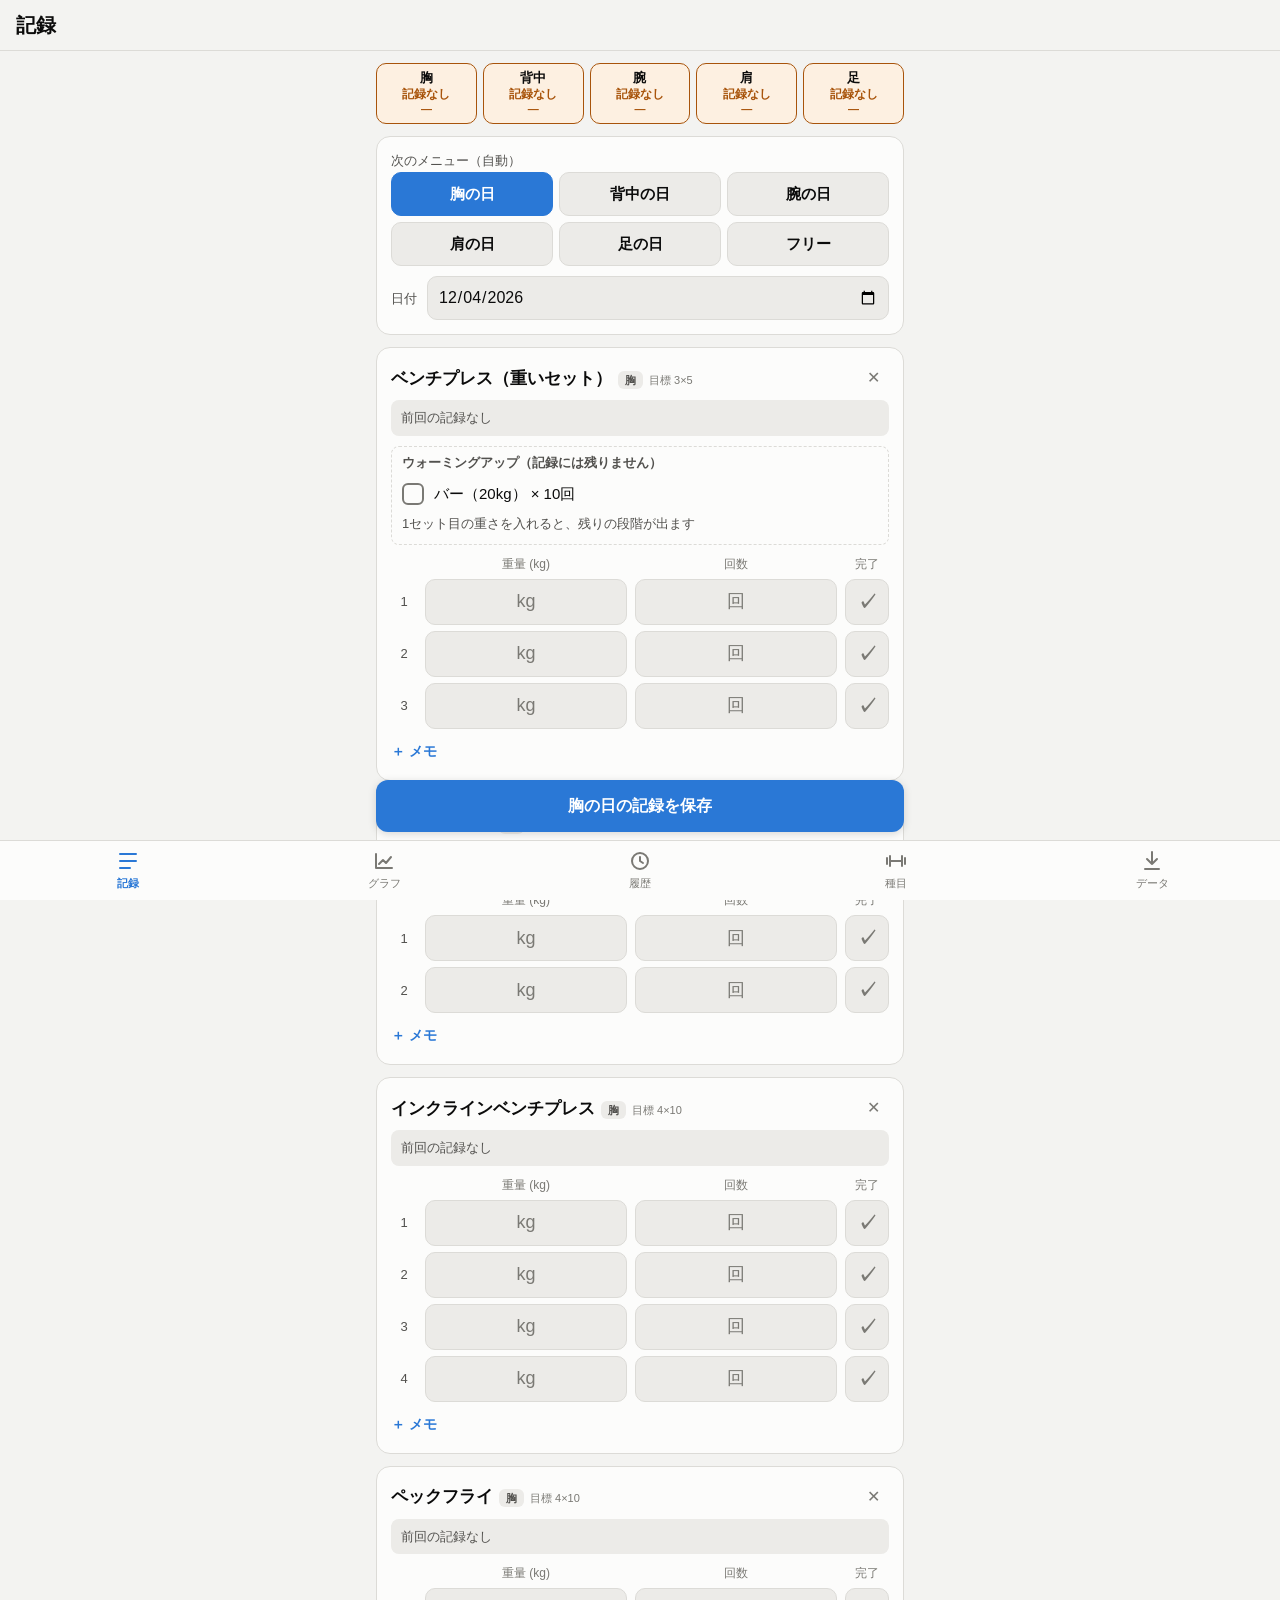
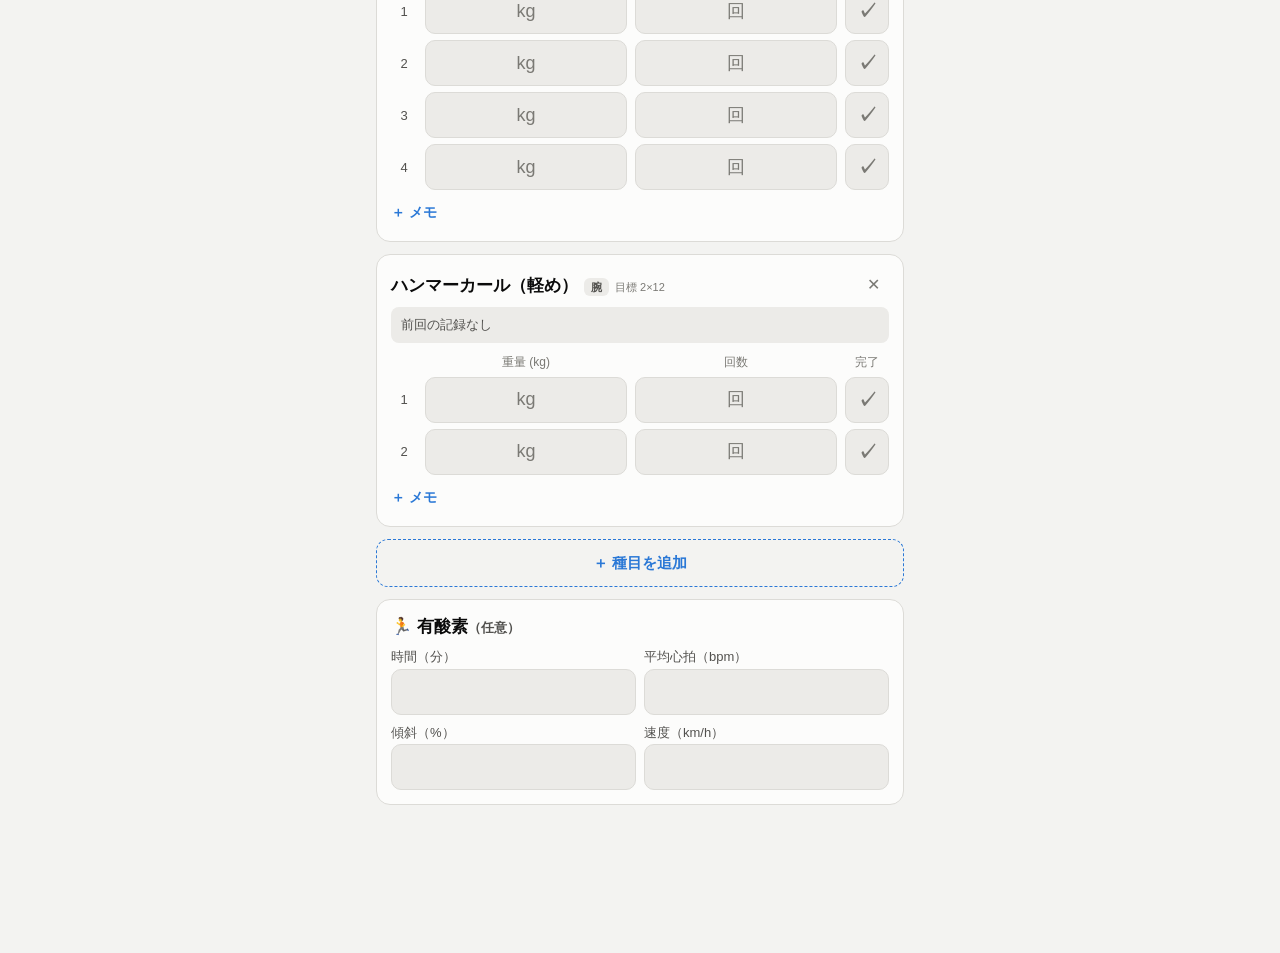
<file: workout/index.html>
<!doctype html>
<html lang="ja">
<head>
  <meta charset="utf-8">
  <meta name="viewport" content="width=device-width, initial-scale=1, viewport-fit=cover">
  <meta name="theme-color" content="#1f5fb0">
  <meta name="apple-mobile-web-app-capable" content="yes">
  <meta name="apple-mobile-web-app-status-bar-style" content="black-translucent">
  <meta name="apple-mobile-web-app-title" content="筋トレ記録">
  <title>筋トレ記録</title>
  <link rel="manifest" href="manifest.webmanifest">
  <link rel="icon" href="icons/icon-192.png" type="image/png">
  <link rel="apple-touch-icon" href="icons/apple-touch-icon.png">
  <link rel="stylesheet" href="style.css">
</head>
<body>
  <header class="app-header">
    <h1 id="header-title">記録</h1>
  </header>

  <main>
    <!-- 記録 -->
    <section id="view-record" class="view active" aria-labelledby="tab-record">
      <div id="recovery" class="recovery" aria-label="部位ごとの最終実施日"></div>
      <div class="session-bar card">
        <div class="day-row">
          <div>
            <div class="muted small" id="day-auto-label">次のメニュー</div>
            <div class="day-switch" id="day-switch" role="radiogroup" aria-label="メニュー"></div>
          </div>
          <label class="date-field">
            <span class="muted small">日付</span>
            <input type="date" id="session-date">
          </label>
        </div>
        <p id="editing-note" class="editing-note" hidden>
          過去の記録を編集中 <button type="button" id="cancel-edit" class="link-btn">編集をやめる</button>
        </p>
      </div>

      <div id="exercise-list"></div>
      <p id="record-empty" class="muted empty" hidden>「＋ 種目を追加」から今日やる種目を選んでください</p>

      <button type="button" id="add-exercise-btn" class="add-btn">＋ 種目を追加</button>

      <div class="card cardio-card">
        <div class="cardio-head">
          <h3>🏃 有酸素<span class="muted small">（任意）</span></h3>
          <span class="muted small" id="cardio-prev"></span>
        </div>
        <div class="cardio-grid">
          <label class="cardio-field">
            <span class="muted small">時間（分）</span>
            <input type="text" id="cardio-minutes" class="num-in" inputmode="numeric" autocomplete="off">
          </label>
          <label class="cardio-field">
            <span class="muted small">平均心拍（bpm）</span>
            <input type="text" id="cardio-avgHr" class="num-in" inputmode="numeric" autocomplete="off">
          </label>
          <label class="cardio-field">
            <span class="muted small">傾斜（%）</span>
            <input type="text" id="cardio-incline" class="num-in" inputmode="decimal" autocomplete="off">
          </label>
          <label class="cardio-field">
            <span class="muted small">速度（km/h）</span>
            <input type="text" id="cardio-speed" class="num-in" inputmode="decimal" autocomplete="off">
          </label>
        </div>
      </div>

      <div class="save-area">
        <div id="rest-timer" class="rest-timer" role="timer" aria-live="off" hidden>
          <div class="rt-main">
            <div class="rt-label" id="rt-label"></div>
            <div class="rt-time" id="rt-time">0:00</div>
          </div>
          <div class="rt-bar"><div class="rt-fill" id="rt-fill"></div></div>
          <div class="rt-actions">
            <span class="muted small" id="rt-elapsed"></span>
            <button type="button" class="small-btn" id="rt-add">+30秒</button>
            <button type="button" class="small-btn" id="rt-skip">スキップ</button>
          </div>
        </div>
        <button type="button" id="save-btn" class="primary-btn">記録を保存</button>
      </div>
    </section>

    <!-- グラフ -->
    <section id="view-chart" class="view" aria-labelledby="tab-chart">
      <div class="card" id="big3-card">
        <div class="card-head">
          <h2 class="card-title">BIG3</h2>
          <button type="button" class="text-btn" id="big3-edit">設定</button>
        </div>
        <div id="big3-body"></div>
      </div>
      <div class="card">
        <label class="field">
          <span class="muted small">種目</span>
          <select id="chart-exercise"></select>
        </label>
        <div class="seg" role="radiogroup" aria-label="指標">
          <button type="button" class="seg-btn active" data-metric="top" role="radio" aria-checked="true">最大重量</button>
          <button type="button" class="seg-btn" data-metric="e1rm" role="radio" aria-checked="false">推定MAX</button>
          <button type="button" class="seg-btn" data-metric="volume" role="radio" aria-checked="false">総挙上量</button>
        </div>
      </div>
      <div class="card chart-card">
        <div class="chart-head">
          <div id="chart-title" class="chart-title"></div>
          <div id="chart-summary" class="muted small"></div>
        </div>
        <div class="chart-wrap">
          <canvas id="chart" aria-label="重量推移グラフ" role="img"></canvas>
          <div id="chart-tip" class="chart-tip" hidden></div>
        </div>
        <p id="chart-empty" class="muted empty" hidden>まだ記録がありません</p>
      </div>
      <div class="card">
        <h2 class="card-title">記録一覧</h2>
        <table class="data-table" id="chart-table">
          <thead><tr><th>日付</th><th>セット（kg×回）</th><th class="num" id="chart-table-metric">最大</th></tr></thead>
          <tbody></tbody>
        </table>
      </div>
      <div class="card">
        <h2 class="card-title">自己ベスト一覧</h2>
        <p class="muted small">推定MAXは、重さと回数から「1回なら何kg挙がるか」を計算した値です（12回以下のセットから計算）。種目をタップするとグラフに表示します。</p>
        <table class="data-table" id="pr-table">
          <thead><tr><th>種目</th><th class="num">最高重量</th><th class="num">推定MAX</th></tr></thead>
          <tbody></tbody>
        </table>
        <p id="pr-empty" class="muted empty" hidden>まだ記録がありません</p>
      </div>
    </section>

    <!-- 履歴 -->
    <section id="view-history" class="view" aria-labelledby="tab-history">
      <div id="history-list"></div>
      <p id="history-empty" class="muted empty" hidden>まだ記録がありません</p>
    </section>

    <!-- 種目・メニュー -->
    <section id="view-menu" class="view" aria-labelledby="tab-menu">
      <h2 class="section-title first">メニュー</h2>
      <div id="template-cards"></div>
      <h2 class="section-title">部位ごとの種目</h2>
      <div id="catalog-cards"></div>
    </section>

    <!-- データ -->
    <section id="view-settings" class="view" aria-labelledby="tab-settings">
      <div class="card">
        <h2 class="card-title">テキストでコピー</h2>
        <p class="muted small">友人やトレーナーにメッセージで送るときに使えます。</p>
        <div class="seg" id="text-range" role="radiogroup" aria-label="期間">
          <button type="button" class="seg-btn active" data-range="last" role="radio" aria-checked="true">最新1回</button>
          <button type="button" class="seg-btn" data-range="7" role="radio" aria-checked="false">7日</button>
          <button type="button" class="seg-btn" data-range="30" role="radio" aria-checked="false">30日</button>
          <button type="button" class="seg-btn" data-range="all" role="radio" aria-checked="false">全期間</button>
        </div>
        <textarea id="text-preview" class="text-preview" rows="9" readonly aria-label="コピーする内容"></textarea>
        <div class="btn-row">
          <button type="button" id="copy-text-btn" class="primary-btn">コピー</button>
          <button type="button" id="share-text-btn" class="secondary-btn" hidden>共有</button>
        </div>
      </div>
      <div class="card">
        <h2 class="card-title">データのバックアップ</h2>
        <p class="muted small">機種変更の前にエクスポートし、新しい端末でインポートしてください。種目とメニューも一緒に保存されます。</p>
        <p class="small" id="data-count"></p>
        <div class="btn-col">
          <button type="button" id="export-btn" class="primary-btn">JSONをエクスポート</button>
          <button type="button" id="share-btn" class="secondary-btn" hidden>共有（AirDrop・メール等）</button>
          <button type="button" id="import-btn" class="secondary-btn">JSONをインポート</button>
          <input type="file" id="import-file" accept="application/json,.json" hidden>
        </div>
        <p class="muted small">インポートは既存データに統合されます（同じ記録は上書き）。</p>
      </div>
      <p class="muted small center" id="app-version"></p>
    </section>
  </main>

  <nav class="tabbar" role="tablist">
    <button type="button" role="tab" id="tab-record" data-view="record" class="active" aria-selected="true">
      <svg viewBox="0 0 24 24" aria-hidden="true"><path d="M4 5h16M4 12h16M4 19h10"/></svg>記録
    </button>
    <button type="button" role="tab" id="tab-chart" data-view="chart" aria-selected="false">
      <svg viewBox="0 0 24 24" aria-hidden="true"><path d="M4 19V5M4 19h16M7 15l4-4 3 3 5-6"/></svg>グラフ
    </button>
    <button type="button" role="tab" id="tab-history" data-view="history" aria-selected="false">
      <svg viewBox="0 0 24 24" aria-hidden="true"><circle cx="12" cy="12" r="8"/><path d="M12 8v4l3 2"/></svg>履歴
    </button>
    <button type="button" role="tab" id="tab-menu" data-view="menu" aria-selected="false">
      <svg viewBox="0 0 24 24" aria-hidden="true"><path d="M3 9v6M6 7v10M18 7v10M21 9v6M6 12h12"/></svg>種目
    </button>
    <button type="button" role="tab" id="tab-settings" data-view="settings" aria-selected="false">
      <svg viewBox="0 0 24 24" aria-hidden="true"><path d="M12 3v12M7 10l5 5 5-5M5 20h14"/></svg>データ
    </button>
  </nav>

  <!-- 種目を選ぶシート -->
  <dialog id="picker-dialog" class="sheet">
    <div class="sheet-head">
      <h2 id="picker-title">種目を追加</h2>
      <button type="button" class="icon-btn" data-close aria-label="閉じる">✕</button>
    </div>
    <div id="picker-parts" class="part-chips" role="tablist" aria-label="部位"></div>
    <div id="picker-list" class="picker-list"></div>
    <button type="button" id="picker-new" class="add-btn">＋ 新しい種目を作る</button>
  </dialog>

  <!-- 種目の作成・編集 -->
  <dialog id="exercise-dialog" class="sheet">
    <form method="dialog" id="exercise-form">
      <div class="sheet-head">
        <h2 id="exercise-dialog-title">種目を追加</h2>
        <button type="button" class="icon-btn" data-close aria-label="閉じる">✕</button>
      </div>
      <label class="field">
        <span class="muted small">種目名</span>
        <input type="text" id="exercise-name" class="text-in" maxlength="40" autocomplete="off" enterkeyhint="done" required>
      </label>
      <div class="field">
        <span class="muted small">部位</span>
        <div id="exercise-part" class="part-chips" role="radiogroup" aria-label="部位"></div>
      </div>
      <div class="field">
        <span class="muted small">目標のセット数</span>
        <div id="exercise-sets" class="part-chips" role="radiogroup" aria-label="目標のセット数"></div>
      </div>
      <div class="field">
        <span class="muted small">目標の回数</span>
        <div id="exercise-reps" class="part-chips" role="radiogroup" aria-label="目標の回数"></div>
      </div>
      <div class="field">
        <span class="muted small" id="exercise-increment-label">4セット×10回できたら増やす重さ</span>
        <div id="exercise-increment" class="part-chips" role="radiogroup" aria-label="増やす重さ"></div>
      </div>
      <div class="field">
        <span class="muted small">セット間の休憩</span>
        <div id="exercise-rest" class="part-chips" role="radiogroup" aria-label="セット間の休憩"></div>
      </div>
      <p id="exercise-error" class="error small" hidden></p>
      <button type="submit" class="primary-btn">保存</button>
    </form>
  </dialog>

  <!-- 未記録のセットの確認 -->
  <dialog id="missing-dialog" class="sheet">
    <div class="sheet-head">
      <h2 id="missing-title">未記録のセットがあります</h2>
      <button type="button" class="icon-btn" data-close aria-label="閉じる">✕</button>
    </div>
    <ul id="missing-list" class="missing-list"></ul>
    <p class="muted small">このまま保存すると、回数が空のセットは記録されません。</p>
    <div class="btn-col">
      <button type="button" class="primary-btn" id="missing-back">戻って入力する</button>
      <button type="button" class="secondary-btn" id="missing-save">このまま保存</button>
    </div>
  </dialog>

  <!-- 自己ベスト更新 -->
  <dialog id="pr-dialog" class="sheet">
    <div class="sheet-head">
      <h2>🎉 自己ベスト更新！</h2>
      <button type="button" class="icon-btn" data-close aria-label="閉じる">✕</button>
    </div>
    <div id="pr-list" class="pr-list"></div>
    <button type="button" class="primary-btn" data-close>OK</button>
  </dialog>

  <!-- BIG3 の設定 -->
  <dialog id="big3-dialog" class="sheet">
    <form method="dialog" id="big3-form">
      <div class="sheet-head">
        <h2>BIG3の設定</h2>
        <button type="button" class="icon-btn" data-close aria-label="閉じる">✕</button>
      </div>
      <label class="field">
        <span class="muted small">スクワットに使う種目</span>
        <select id="big3-squat"></select>
      </label>
      <label class="field">
        <span class="muted small">ベンチプレスに使う種目</span>
        <select id="big3-bench"></select>
      </label>
      <label class="field">
        <span class="muted small">デッドリフトに使う種目</span>
        <select id="big3-deadlift"></select>
      </label>
      <label class="field">
        <span class="muted small">合計の目標（kg）</span>
        <input type="text" id="big3-goal" class="text-in" inputmode="decimal" autocomplete="off">
      </label>
      <button type="submit" class="primary-btn">保存</button>
    </form>
  </dialog>

  <div id="toast" class="toast" role="status" aria-live="polite" hidden></div>

  <script src="db.js"></script>
  <script src="app.js"></script>
</body>
</html>
</file>
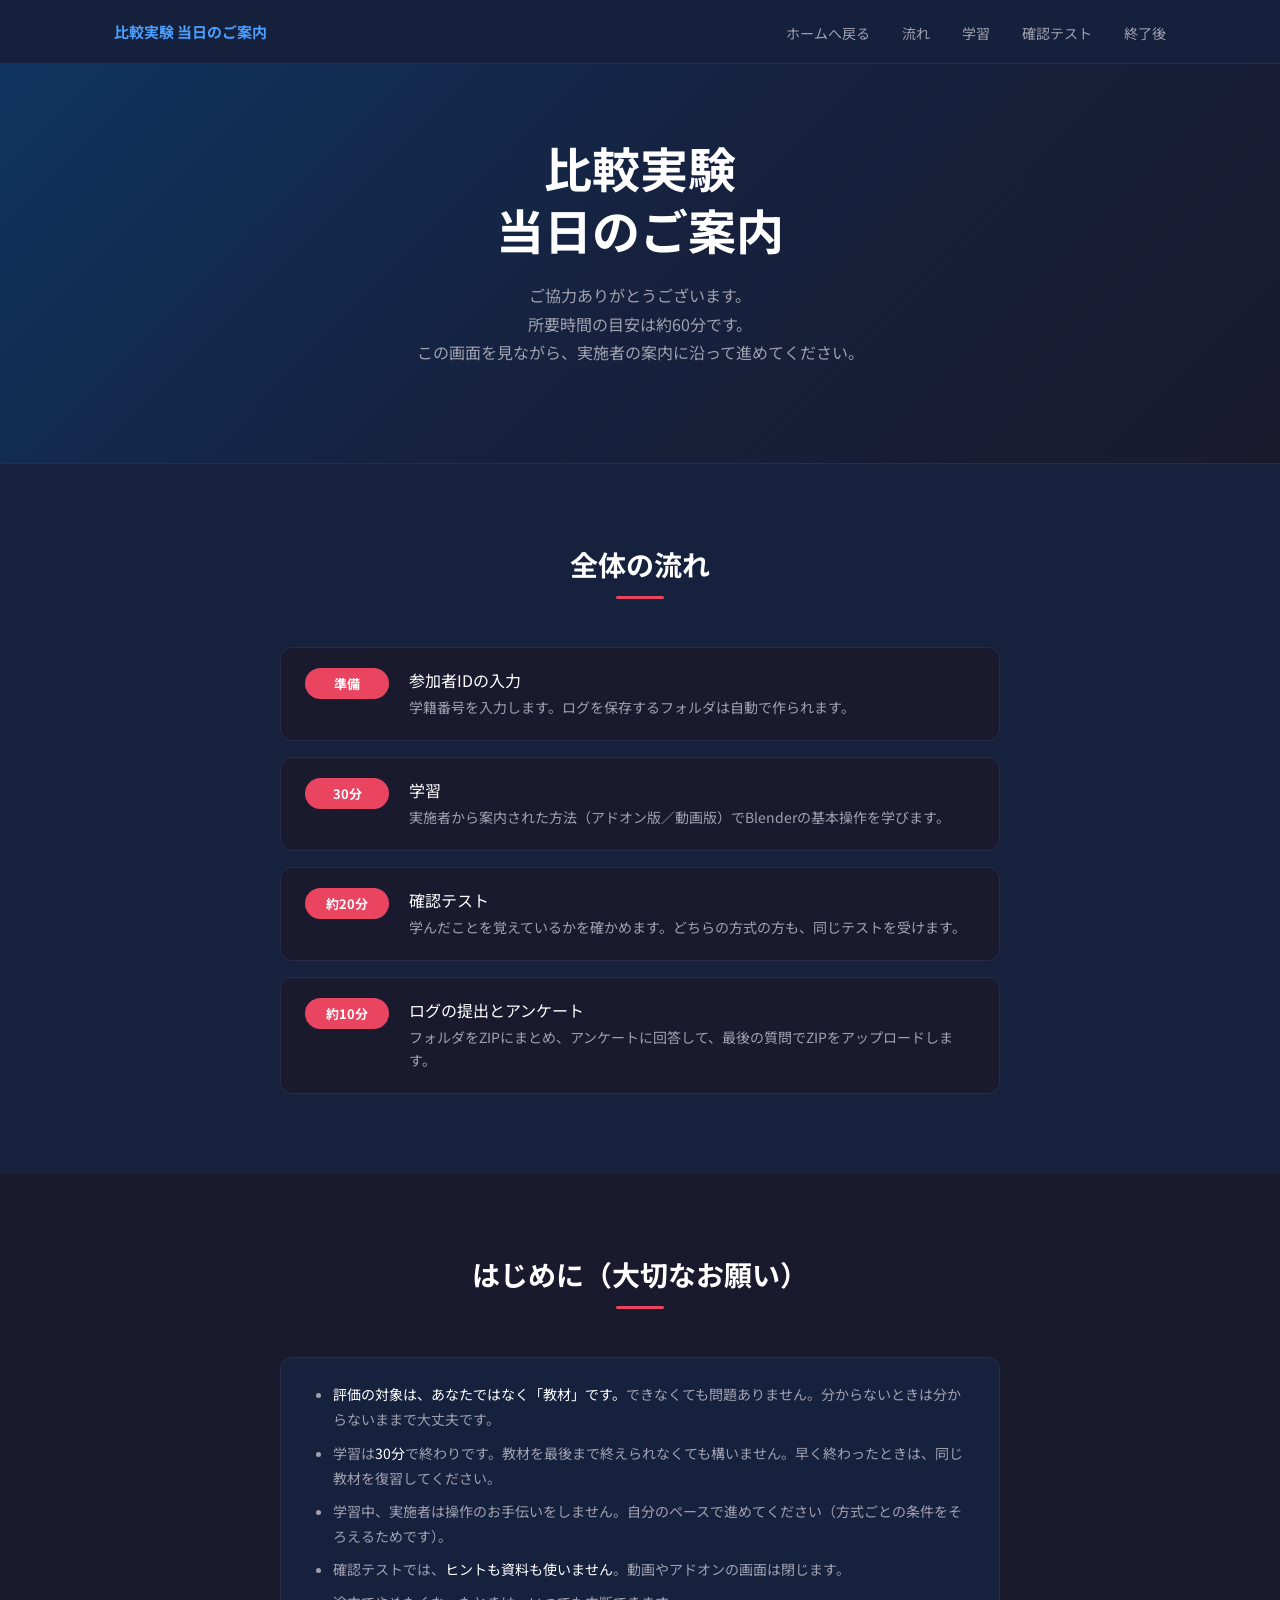
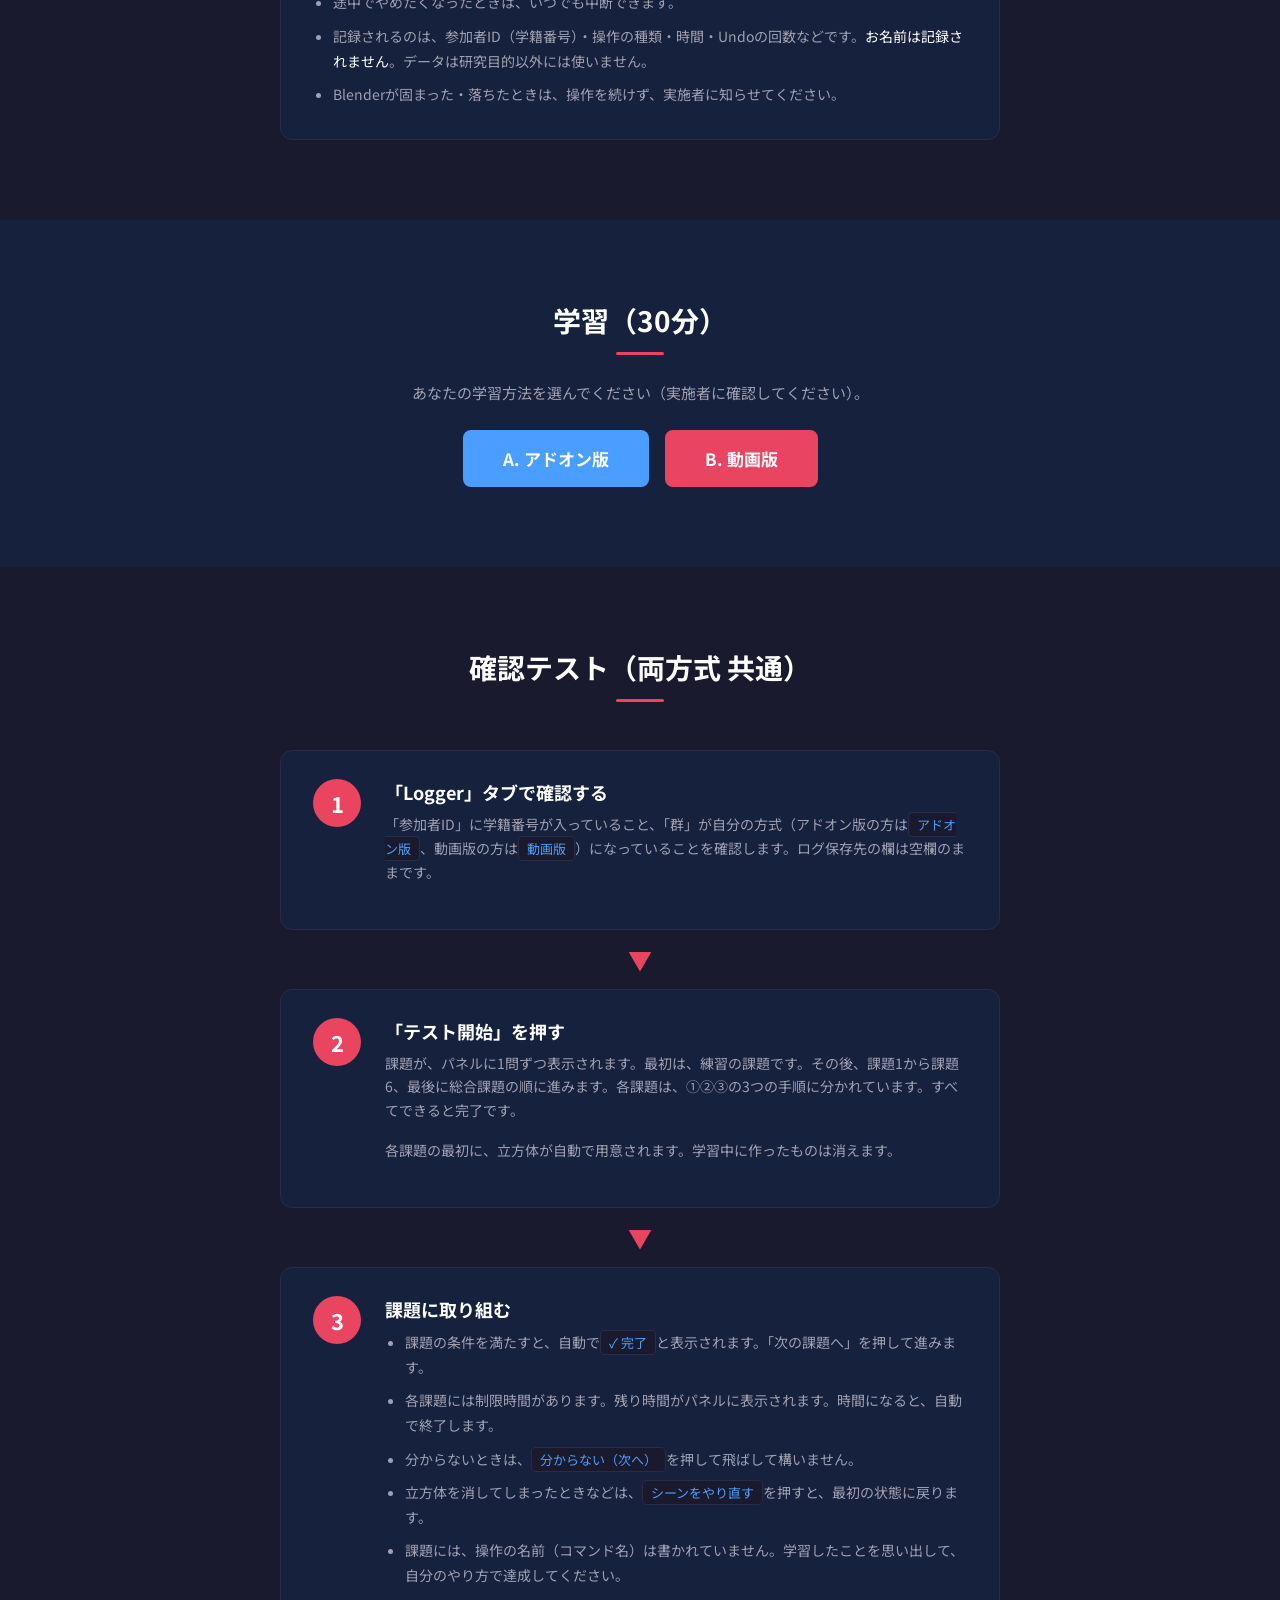
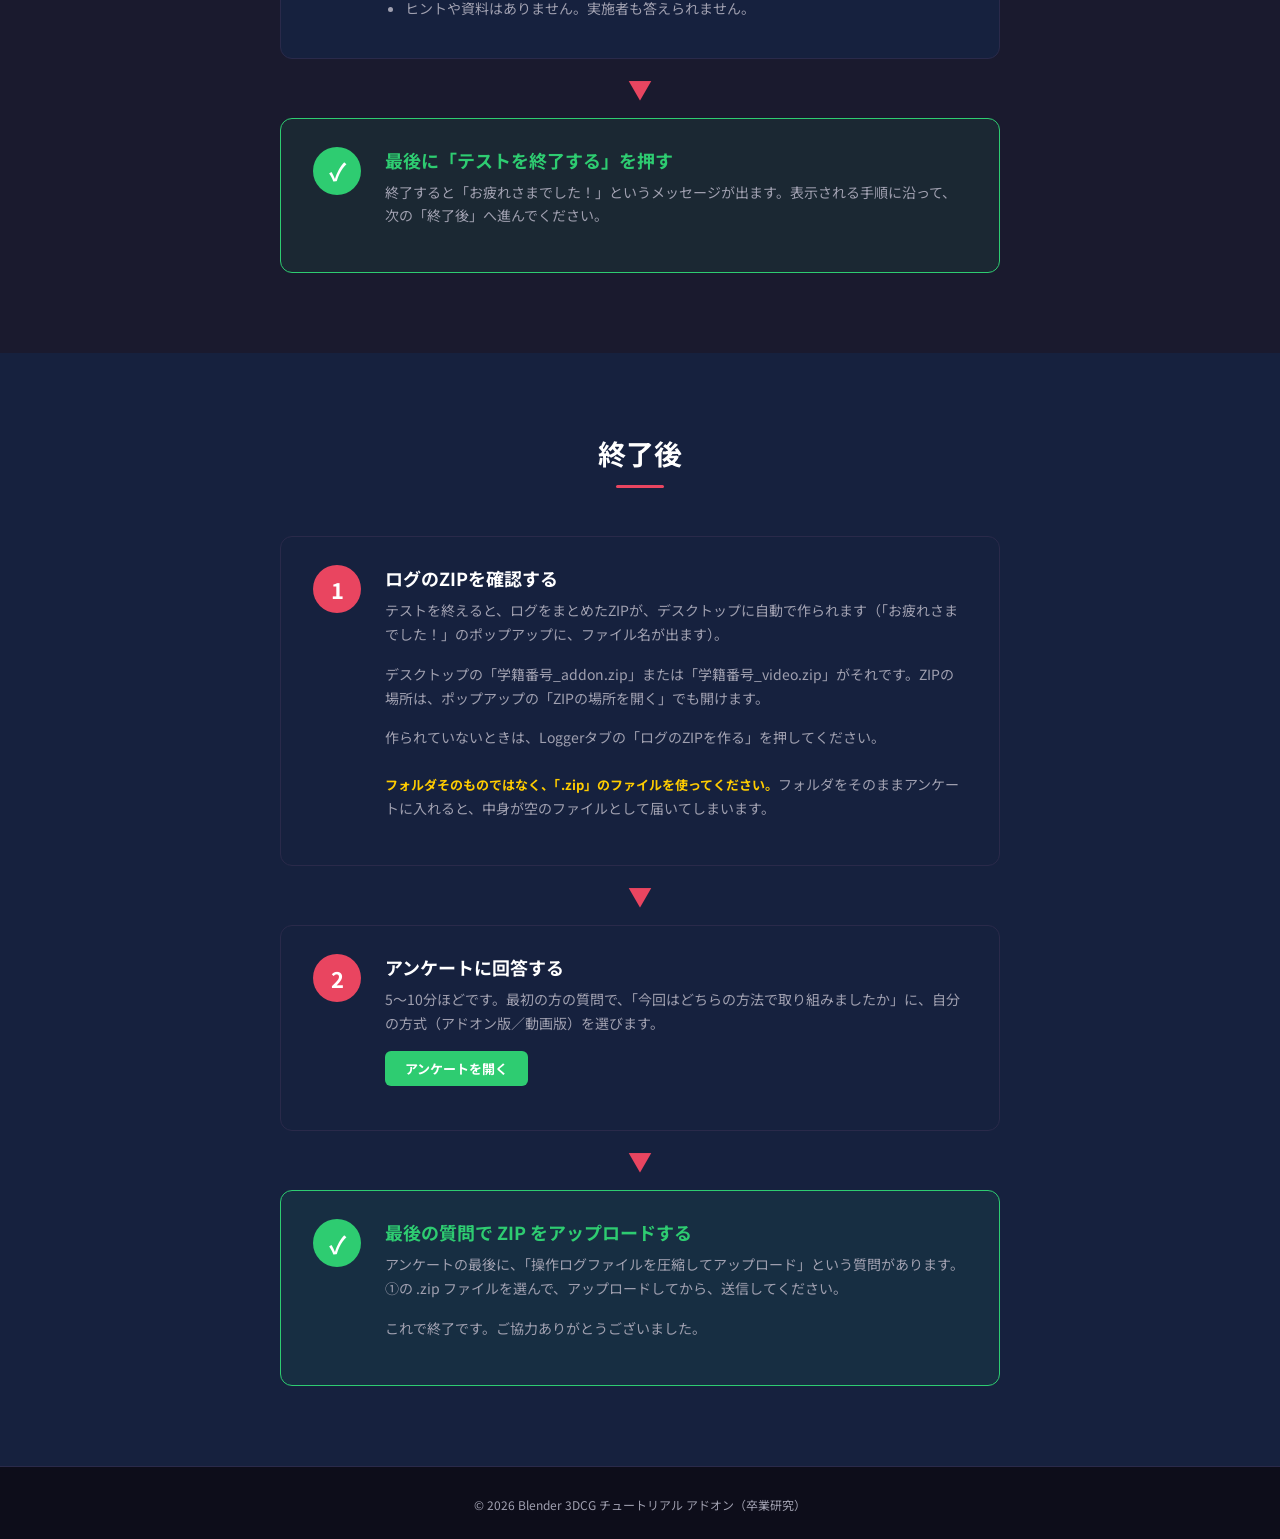
<file: experiment.html>
<!DOCTYPE html>
<html lang="ja">
<head>
  <meta charset="UTF-8">
  <meta name="viewport" content="width=device-width, initial-scale=1.0">
  <title>比較実験 当日のご案内</title>
  <link rel="stylesheet" href="css/reset.css">
  <link rel="stylesheet" href="css/style.css?v=3">
  <link rel="preconnect" href="https://fonts.googleapis.com">
  <link rel="preconnect" href="https://fonts.gstatic.com" crossorigin>
  <link href="https://fonts.googleapis.com/css2?family=Noto+Sans+JP:wght@300;400;700&display=swap" rel="stylesheet">
  <noscript><style>.guide-group[hidden]{display:block !important}.guide-selector{display:none}</style></noscript>
</head>
<body>

  <header>
    <div class="header-inner">
      <p class="site-title">比較実験 当日のご案内</p>
      <nav>
        <ul>
          <li><a href="index.html#compare">ホームへ戻る</a></li>
          <li><a href="#flow">流れ</a></li>
          <li><a href="#learn">学習</a></li>
          <li><a href="#test">確認テスト</a></li>
          <li><a href="#finish">終了後</a></li>
        </ul>
      </nav>
    </div>
  </header>

  <main>

    <section class="hero hero--small">
      <div class="hero-inner">
        <h1>比較実験<br>当日のご案内</h1>
        <p class="hero-sub">ご協力ありがとうございます。<br>所要時間の目安は<strong>約60分</strong>です。<br>この画面を見ながら、実施者の案内に沿って進めてください。</p>
      </div>
    </section>

    <!-- 全体の流れ -->
    <section id="flow" class="section-links">
      <h2>全体の流れ</h2>
      <ol class="flow-list">
        <li><span class="flow-time">準備</span><div><strong>参加者IDの入力</strong><p>学籍番号を入力します。ログを保存するフォルダは自動で作られます。</p></div></li>
        <li><span class="flow-time">30分</span><div><strong>学習</strong><p>実施者から案内された方法（アドオン版／動画版）でBlenderの基本操作を学びます。</p></div></li>
        <li><span class="flow-time">約20分</span><div><strong>確認テスト</strong><p>学んだことを覚えているかを確かめます。どちらの方式の方も、同じテストを受けます。</p></div></li>
        <li><span class="flow-time">約10分</span><div><strong>ログの提出とアンケート</strong><p>フォルダをZIPにまとめ、アンケートに回答して、最後の質問でZIPをアップロードします。</p></div></li>
      </ol>
    </section>

    <!-- お願い -->
    <section id="rules" class="section-install">
      <h2>はじめに（大切なお願い）</h2>
      <div class="note-box">
        <ul>
          <li><strong>評価の対象は、あなたではなく「教材」です。</strong>できなくても問題ありません。分からないときは分からないままで大丈夫です。</li>
          <li>学習は<strong>30分</strong>で終わりです。教材を最後まで終えられなくても構いません。早く終わったときは、同じ教材を復習してください。</li>
          <li>学習中、実施者は操作のお手伝いをしません。自分のペースで進めてください（方式ごとの条件をそろえるためです）。</li>
          <li>確認テストでは、<strong>ヒントも資料も使いません</strong>。動画やアドオンの画面は閉じます。</li>
          <li>途中でやめたくなったときは、いつでも中断できます。</li>
          <li>記録されるのは、参加者ID（学籍番号）・操作の種類・時間・Undoの回数などです。<strong>お名前は記録されません</strong>。データは研究目的以外には使いません。</li>
          <li>Blenderが固まった・落ちたときは、操作を続けず、実施者に知らせてください。</li>
        </ul>
      </div>
    </section>

    <!-- 学習 -->
    <section id="learn" class="section-links">
      <h2>学習（30分）</h2>

      <div class="guide-selector" id="selector">
        <p class="section-desc">あなたの学習方法を選んでください（実施者に確認してください）。</p>
        <div class="guide-btns">
          <button type="button" class="guide-btn" data-g="addon">A. アドオン版</button>
          <button type="button" class="guide-btn guide-btn--red" data-g="video">B. 動画版</button>
        </div>
      </div>

      <!-- A. アドオン版 -->
      <div class="guide-group" id="g-addon" hidden>
        <div class="group-title">A. アドオン版の手順</div>
        <div class="install-flow">

          <div class="step">
            <div class="step-num">1</div>
            <div class="step-body">
              <h3>Blenderを起動し、「Tutorial」タブを開く</h3>
              <p>3Dビューの右側のサイドバー（開いていないときは、3Dビューにマウスを置いて <code>N</code> キー）に、「Tutorial」というタブがあります。</p>
              <p>タブが無いときは、実施者に知らせてください（アドオンのインストールが済んでいない可能性があります。<a href="index.html#install">導入手順</a>）。</p>
            </div>
          </div>
          <div class="step-arrow">▼</div>

          <div class="step">
            <div class="step-num">2</div>
            <div class="step-body">
              <h3>参加者IDを入力する</h3>
              <p>「参加者ID」の欄に、<strong>学籍番号</strong>を入力します。</p>
              <p>続けて、「難易度」を<strong>自分に合うものに</strong>選んでください。迷ったときは<code>ふつう</code>から始めてください。学習の途中で「難しすぎる」「簡単すぎる」と感じたら、いつでも変えて構いません。</p>
              <ul class="plain-list">
                <li><code>かんたん</code>：操作の手順がすべて表示されます。ヒントも最初から全部出ます。</li>
                <li><code>ふつう</code>：ショートカットだけが表示されます。手順は「手順を見る」ボタンで開けます。</li>
                <li><code>むずかしい</code>：機能の説明だけが表示されます。手順もヒントも出ません。</li>
              </ul>
              <p>ログを保存するフォルダは、デスクトップに「学籍番号_addon」という名前で自動で作られます。ログ保存先の欄は、空欄のままにしてください。</p>
            </div>
          </div>
          <div class="step-arrow">▼</div>

          <div class="step">
            <div class="step-num">3</div>
            <div class="step-body">
              <h3>第0章「基本知識」で、【セットアップ】を押す</h3>
              <p>最初は、第0章「基本知識」が表示されています。ここで<strong>30分のタイマーが始まります</strong>（実施者が計ります）。</p>
              <p><strong>【セットアップ】</strong>を押すと、<strong>使い方と画面の見方</strong>がポップアップで出ます（4ページ、約1分）。「OK」で進みます。読み終えたら、<strong>【確認】</strong>を押して、<strong>【次へ進もう】</strong>で第1章へ進みます。あとから読み返したいときは、【画面の見方を見る】を押してください。</p>
              <p>第1章からは、課題ができたと思ったら【確認】を押します。クリアしていれば【次へ進もう】が出るので、押して進みます。うまくいかないときは、画面のヒントを使って構いません。</p>
              <p>パネルの文字が切れるときは、パネルの左端をドラッグして、幅を広げてください。</p>
            </div>
          </div>
          <div class="step-arrow">▼</div>

          <div class="step step--complete">
            <div class="step-num step-num--complete">✓</div>
            <div class="step-body">
              <h3>30分で終了</h3>
              <p>実施者が合図したら、学習は終わりです。途中でも止めてください。第6章まで終わった場合は、チャプター選択の【フリー】で、30分になるまで復習してください（判定のない自由な練習の章です。【セットアップ】を押すと、オブジェクトなしの空のシーンになります）。</p>
              <div class="ref-box">
                <p><strong>余った時間のお題：「似せて作ってみよう」</strong></p>
                <p>下のお手本に似せて、Blenderで作ってみてもかまいません。作り方は自由です。正解や判定はなく、そっくりに作る必要もありません。アドオンの【フリー】にある「お手本」のボタンを押すと、3Dのお手本が、となりに出ます。</p>
                <div class="ref-row">
                  <figure><img src="free-house.jpg" alt="お手本：ミニチュアハウス" class="step-img"><figcaption>ミニチュアハウス</figcaption></figure>
                  <figure><img src="free-cone.jpg" alt="お手本：三角コーン" class="step-img"><figcaption>三角コーン</figcaption></figure>
                </div>
              </div>
              <p>このあと、実施者の指示でチュートリアルアドオンをオフにします。次は<a href="#test">確認テスト</a>です。</p>
            </div>
          </div>

        </div>
      </div>

      <!-- B. 動画版 -->
      <div class="guide-group" id="g-video" hidden>
        <div class="group-title group-title--red">B. 動画版の手順</div>
        <div class="install-flow">

          <div class="step">
            <div class="step-num">1</div>
            <div class="step-body">
              <h3>Blenderを起動し、「Logger」タブを開く</h3>
              <p>3Dビューの右側のサイドバー（開いていないときは、3Dビューにマウスを置いて <code>N</code> キー）に、「Logger」というタブがあります。</p>
              <p>タブが無いときは、実施者に知らせてください。</p>
            </div>
          </div>
          <div class="step-arrow">▼</div>

          <div class="step">
            <div class="step-num">2</div>
            <div class="step-body">
              <h3>参加者IDを入力し、群を選ぶ</h3>
              <p>「参加者ID」の欄に<strong>学籍番号</strong>を入力し、「群」を<code>動画版</code>にしてください。</p>
              <p>ログを保存するフォルダは、デスクトップに「学籍番号_video」という名前で自動で作られます。ログ保存先の欄は、空欄のままにしてください。</p>
            </div>
          </div>
          <div class="step-arrow">▼</div>

          <div class="step">
            <div class="step-num">3</div>
            <div class="step-body">
              <h3>「計測開始」を押して、動画を見ながら学習する</h3>
              <p>「計測開始」を押すと、<strong>30分のタイマーが始まります</strong>（実施者が計ります）。続けて、下のボタンから動画を<strong>1分33秒</strong>から再生します。</p>
              <a href="https://www.youtube.com/watch?v=KxAMC-PRBOU&t=93s" class="step-link-btn step-link-btn--red" target="_blank" rel="noopener">動画を開く（1:33〜）</a>
              <p>見るのは <strong>1:33〜30:41</strong> の区間です。30:41以降（ライティング・カメラ・レンダリング）は見なくて構いません。動画を見ながらBlenderで一緒に操作してください。一時停止・巻き戻しは自由です。</p>
              <p><span class="step-caution">動画の概要欄にあるショートカット一覧の画像は、使わないでください。</span></p>
            </div>
          </div>
          <div class="step-arrow">▼</div>

          <div class="step step--complete">
            <div class="step-num step-num--complete">✓</div>
            <div class="step-body">
              <h3>30分で終了</h3>
              <p>実施者が合図したら、「計測終了」を押して学習を終えます。動画が最後まで終わっていなくても、そこで止めてください。動画が先に終わった場合は、30分になるまで復習してください。</p>
              <div class="ref-box">
                <p><strong>余った時間のお題：「似せて作ってみよう」</strong></p>
                <p>下のお手本に似せて、Blenderで作ってみてもかまいません。作り方は自由です。正解や判定はなく、そっくりに作る必要もありません。動画を見直したり、自由に練習したりして過ごしても大丈夫です。</p>
                <div class="ref-row">
                  <figure><img src="free-house.jpg" alt="お手本：ミニチュアハウス" class="step-img"><figcaption>ミニチュアハウス</figcaption></figure>
                  <figure><img src="free-cone.jpg" alt="お手本：三角コーン" class="step-img"><figcaption>三角コーン</figcaption></figure>
                </div>
              </div>
              <p>そのあと、動画を開いているブラウザのタブ・ウィンドウを<strong>閉じてください</strong>。次は<a href="#test">確認テスト</a>です。</p>
            </div>
          </div>

        </div>
      </div>
    </section>

    <!-- 確認テスト -->
    <section id="test" class="section-install">
      <h2>確認テスト（両方式 共通）</h2>
      <div class="install-flow">

        <div class="step">
          <div class="step-num">1</div>
          <div class="step-body">
            <h3>「Logger」タブで確認する</h3>
            <p>「参加者ID」に学籍番号が入っていること、「群」が自分の方式（アドオン版の方は<code>アドオン版</code>、動画版の方は<code>動画版</code>）になっていることを確認します。ログ保存先の欄は空欄のままです。</p>
          </div>
        </div>
        <div class="step-arrow">▼</div>

        <div class="step">
          <div class="step-num">2</div>
          <div class="step-body">
            <h3>「テスト開始」を押す</h3>
            <p>課題が、パネルに<strong>1問ずつ</strong>表示されます。最初は、練習の課題です。その後、課題1から課題6、最後に総合課題の順に進みます。各課題は、①②③の3つの手順に分かれています。すべてできると完了です。</p>
            <p>各課題の最初に、立方体が自動で用意されます。学習中に作ったものは消えます。</p>
          </div>
        </div>
        <div class="step-arrow">▼</div>

        <div class="step">
          <div class="step-num">3</div>
          <div class="step-body">
            <h3>課題に取り組む</h3>
            <ul class="plain-list">
              <li>課題の条件を満たすと、自動で<code>✓ 完了</code>と表示されます。「次の課題へ」を押して進みます。</li>
              <li>各課題には<strong>制限時間</strong>があります。残り時間がパネルに表示されます。時間になると、自動で終了します。</li>
              <li>分からないときは、<code>分からない（次へ）</code>を押して飛ばして構いません。</li>
              <li>立方体を消してしまったときなどは、<code>シーンをやり直す</code>を押すと、最初の状態に戻ります。</li>
              <li>課題には、操作の名前（コマンド名）は書かれていません。学習したことを思い出して、自分のやり方で達成してください。</li>
              <li>ヒントや資料はありません。実施者も答えられません。</li>
            </ul>
          </div>
        </div>
        <div class="step-arrow">▼</div>

        <div class="step step--complete">
          <div class="step-num step-num--complete">✓</div>
          <div class="step-body">
            <h3>最後に「テストを終了する」を押す</h3>
            <p>終了すると「お疲れさまでした！」というメッセージが出ます。表示される手順に沿って、次の「終了後」へ進んでください。</p>
          </div>
        </div>

      </div>
    </section>

    <!-- 終了後 -->
    <section id="finish" class="section-links">
      <h2>終了後</h2>
      <div class="install-flow">

        <div class="step">
          <div class="step-num">1</div>
          <div class="step-body">
            <h3>ログのZIPを確認する</h3>
            <p>テストを終えると、<strong>ログをまとめたZIPが、デスクトップに自動で作られます</strong>（「お疲れさまでした！」のポップアップに、ファイル名が出ます）。</p>
            <p>デスクトップの<strong>「学籍番号_addon.zip」または「学籍番号_video.zip」</strong>がそれです。ZIPの場所は、ポップアップの「ZIPの場所を開く」でも開けます。</p>
            <p>作られていないときは、Loggerタブの「ログのZIPを作る」を押してください。</p>
            <p><span class="step-caution">フォルダそのものではなく、「.zip」のファイルを使ってください。</span>フォルダをそのままアンケートに入れると、中身が空のファイルとして届いてしまいます。</p>
          </div>
        </div>
        <div class="step-arrow">▼</div>

        <div class="step">
          <div class="step-num">2</div>
          <div class="step-body">
            <h3>アンケートに回答する</h3>
            <p>5〜10分ほどです。最初の方の質問で、「今回はどちらの方法で取り組みましたか」に、自分の方式（アドオン版／動画版）を選びます。</p>
            <a href="https://docs.google.com/forms/d/e/1FAIpQLSeJ79lM91DXVlX6z2d2Lww4Yn3WJZIJxA9YzETv6QHorv9gXg/viewform" class="step-link-btn step-link-btn--green" target="_blank" rel="noopener">アンケートを開く</a>
          </div>
        </div>
        <div class="step-arrow">▼</div>

        <div class="step step--complete">
          <div class="step-num step-num--complete">✓</div>
          <div class="step-body">
            <h3>最後の質問で ZIP をアップロードする</h3>
            <p>アンケートの最後に、「操作ログファイルを圧縮してアップロード」という質問があります。①の <strong>.zip ファイル</strong>を選んで、アップロードしてから、送信してください。</p>
            <p>これで終了です。ご協力ありがとうございました。</p>
          </div>
        </div>

      </div>
    </section>

  </main>

  <footer>
    <small>&copy; 2026 Blender 3DCG チュートリアル アドオン（卒業研究）</small>
  </footer>

  <script>
    (function () {
      var groups = { addon: document.getElementById('g-addon'), video: document.getElementById('g-video') };
      var selector = document.getElementById('selector');
      function show(g) {
        if (!groups[g]) return;
        groups.addon.hidden = (g !== 'addon');
        groups.video.hidden = (g !== 'video');
        selector.style.display = 'none';
      }
      var buttons = document.querySelectorAll('.guide-btn');
      for (var i = 0; i < buttons.length; i++) {
        buttons[i].addEventListener('click', function () { show(this.getAttribute('data-g')); });
      }
      var m = location.search.match(/[?&]g=(addon|video)/);
      if (m) show(m[1]);
    })();
  </script>
</body>
</html>
</file>
<file: workout/style.css>
:root {
  color-scheme: light;
  --bg: #f3f3f1;
  --surface: #fcfcfb;
  --surface-2: #ecebe8;
  --border: #dcdbd7;
  --text: #0b0b0b;
  --text-2: #52514e;
  --text-3: #7a7974;
  --accent: #2a78d6;
  --accent-ink: #ffffff;
  --accent-soft: #e3eefb;
  --good: #0a7a3b;
  --good-soft: #dff3e7;
  --warn: #a8540b;
  --warn-soft: #fdf0e1;
  --danger: #c23a39;
  --grid: #e4e3df;
  --radius: 14px;
  --tabbar-h: 60px;
}
@media (prefers-color-scheme: dark) {
  :root:not([data-theme="light"]) {
    color-scheme: dark;
    --bg: #111110;
    --surface: #1a1a19;
    --surface-2: #262624;
    --border: #353532;
    --text: #ffffff;
    --text-2: #c3c2b7;
    --text-3: #8f8e86;
    --accent: #3987e5;
    --accent-ink: #ffffff;
    --accent-soft: #1b2c42;
    --good: #4fcf86;
    --good-soft: #15321f;
    --warn: #f0a040;
    --warn-soft: #3a2a12;
    --danger: #e66767;
    --grid: #2c2c2a;
  }
}
:root[data-theme="dark"] {
  color-scheme: dark;
  --bg: #111110;
  --surface: #1a1a19;
  --surface-2: #262624;
  --border: #353532;
  --text: #ffffff;
  --text-2: #c3c2b7;
  --text-3: #8f8e86;
  --accent: #3987e5;
  --accent-ink: #ffffff;
  --accent-soft: #1b2c42;
  --good: #4fcf86;
  --good-soft: #15321f;
    --warn: #f0a040;
    --warn-soft: #3a2a12;
  --danger: #e66767;
  --grid: #2c2c2a;
}

* { box-sizing: border-box; }
html { -webkit-text-size-adjust: 100%; }
body {
  margin: 0;
  background: var(--bg);
  color: var(--text);
  font-family: -apple-system, BlinkMacSystemFont, "Hiragino Sans", "Noto Sans JP", "Segoe UI", sans-serif;
  font-size: 16px;
  line-height: 1.5;
  -webkit-tap-highlight-color: transparent;
  overscroll-behavior-y: none;
}
button, input, select { font: inherit; color: inherit; }
button { cursor: pointer; }

.app-header {
  position: sticky; top: 0; z-index: 5;
  padding: calc(env(safe-area-inset-top) + 10px) 16px 10px;
  background: var(--bg);
  border-bottom: 1px solid var(--border);
}
.app-header h1 { margin: 0; font-size: 20px; font-weight: 700; }

main {
  max-width: 560px;
  margin: 0 auto;
  padding: 12px 16px calc(var(--tabbar-h) + env(safe-area-inset-bottom) + 24px);
}
.view { display: none; }
.view.active { display: block; }

.card {
  background: var(--surface);
  border: 1px solid var(--border);
  border-radius: var(--radius);
  padding: 14px;
  margin-bottom: 12px;
}
.card-title { margin: 0 0 8px; font-size: 16px; }
.muted { color: var(--text-2); }
.small { font-size: 13px; }
.center { text-align: center; }
.empty { text-align: center; padding: 24px 0; }

/* 部位ごとの最終実施日 */
.recovery { display: grid; grid-template-columns: repeat(5, 1fr); gap: 6px; margin-bottom: 12px; }
.rec-item {
  padding: 6px 4px; border-radius: 10px; text-align: center; line-height: 1.3;
  background: var(--surface); border: 1px solid var(--border);
}
.rec-part { font-size: 13px; font-weight: 700; }
.rec-when { font-size: 12px; font-variant-numeric: tabular-nums; }
.rec-note { font-size: 11px; color: var(--text-3); }
.rec-item.resting .rec-note { color: var(--text-2); }
.rec-item.long { background: var(--warn-soft); border-color: var(--warn); }
.rec-item.long .rec-note, .rec-item.long .rec-when { color: var(--warn); font-weight: 700; }

/* 有酸素 */
.cardio-head { display: flex; justify-content: space-between; align-items: baseline; gap: 8px; flex-wrap: wrap; margin-bottom: 8px; }
.cardio-head h3 { margin: 0; font-size: 17px; }
.cardio-grid { display: grid; grid-template-columns: 1fr 1fr; gap: 8px; }
.cardio-field { display: flex; flex-direction: column; gap: 2px; }

/* 記録: セッションバー */
.day-row { display: flex; flex-direction: column; gap: 10px; }
.day-switch { display: flex; flex-wrap: wrap; gap: 6px; margin-top: 2px; }
.day-btn {
  flex: 1 0 calc((100% - 12px) / 3); height: 44px; padding: 0 6px; white-space: nowrap;
  border-radius: 10px; border: 1px solid var(--border);
  background: var(--surface-2); font-weight: 700; font-size: 15px;
  overflow: hidden; text-overflow: ellipsis;
}
.day-btn[aria-checked="true"] { background: var(--accent); border-color: var(--accent); color: var(--accent-ink); }
.date-field { display: flex; align-items: center; gap: 10px; }
.date-field input {
  flex: 1; height: 44px; padding: 0 10px; border-radius: 10px;
  border: 1px solid var(--border); background: var(--surface-2); min-width: 0;
}
.editing-note {
  margin: 10px 0 0; padding: 8px 10px; border-radius: 8px;
  background: var(--accent-soft); font-size: 14px;
}
.link-btn { background: none; border: 0; padding: 0; color: var(--accent); text-decoration: underline; }

/* 種目カード */
.ex-card h3 { margin: 0; font-size: 17px; }
.ex-head { display: flex; justify-content: space-between; align-items: center; gap: 8px; }
.ex-title { display: flex; align-items: baseline; gap: 6px; min-width: 0; flex-wrap: wrap; }
.ex-tools { display: flex; align-items: center; gap: 6px; flex: 0 0 auto; }
.part-tag {
  display: inline-block; padding: 0 7px; border-radius: 6px; font-size: 11px; line-height: 18px;
  background: var(--surface-2); color: var(--text-2); font-weight: 600; white-space: nowrap;
}
.icon-btn {
  width: 32px; height: 32px; border-radius: 8px; border: 0; background: none;
  color: var(--text-3); font-size: 16px; line-height: 1; flex: 0 0 auto;
}
.icon-btn:active { background: var(--surface-2); }
.add-btn {
  display: block; width: 100%; height: 48px; margin: 0 0 12px; border-radius: 12px;
  border: 1px dashed var(--accent); background: none; color: var(--accent); font-weight: 700; font-size: 15px;
}
.prev {
  margin: 6px 0 10px; padding: 8px 10px; border-radius: 8px;
  background: var(--surface-2); font-size: 13px; color: var(--text-2);
}
.prev strong { color: var(--text); font-weight: 600; }
.prev .hint { margin-top: 4px; color: var(--good); font-weight: 700; }
.prev .hint.warn { color: var(--text); font-weight: 600; }
.prev .guide { margin-top: 4px; color: var(--text-2); }
.target-tag { font-size: 11px; color: var(--text-3); white-space: nowrap; }
.badge {
  display: inline-flex; align-items: center; gap: 4px;
  padding: 3px 9px; border-radius: 999px; font-size: 13px; font-weight: 700;
  background: var(--good-soft); color: var(--good); white-space: nowrap;
}
.warmup { margin: 0 0 10px; padding: 6px 10px 4px; border: 1px dashed var(--border); border-radius: 8px; }
.warmup-head { font-size: 13px; font-weight: 700; color: var(--text-2); margin-bottom: 2px; }
.wu-item {
  display: flex; align-items: center; gap: 10px; width: 100%; min-height: 40px;
  padding: 0; border: 0; background: none; font-size: 15px; text-align: left; font-variant-numeric: tabular-nums;
}
.wu-box {
  flex: 0 0 auto; width: 22px; height: 22px; border-radius: 6px; border: 2px solid var(--text-3);
  display: grid; place-items: center; font-size: 14px; font-weight: 700; line-height: 1;
}
.wu-item[aria-checked="true"] .wu-box { background: var(--good); border-color: var(--good); color: #fff; }
.wu-item[aria-checked="true"] .wu-text { color: var(--text-3); text-decoration: line-through; }
.wu-note { margin: 0 0 6px; }
.sets { display: grid; grid-template-columns: 34px 1fr 1fr; gap: 6px 8px; align-items: center; }
.sets.with-done { grid-template-columns: 26px 1fr 1fr 44px; }
.set-done {
  width: 44px; height: 46px; border-radius: 10px; border: 1px solid var(--border);
  background: var(--surface-2); color: var(--text-3); font-size: 20px; font-weight: 700;
}
.set-done[aria-pressed="true"] { background: var(--good); border-color: var(--good); color: #fff; }
.sets .col-h { font-size: 12px; color: var(--text-3); text-align: center; }
.set-no { font-size: 13px; color: var(--text-2); text-align: center; }
.num-in {
  width: 100%; height: 46px; padding: 0 10px;
  border-radius: 10px; border: 1px solid var(--border);
  background: var(--surface-2); font-size: 18px; text-align: center;
  font-variant-numeric: tabular-nums;
}
.num-in:focus { outline: 2px solid var(--accent); outline-offset: -1px; background: var(--surface); }
.num-in.done { border-color: var(--good); }
.num-in::placeholder { color: var(--text-3); }
.prev .prev-memo { margin-top: 4px; color: var(--text); white-space: pre-wrap; }
.memo { margin-top: 8px; }
.memo-btn { background: none; border: 0; padding: 4px 0; color: var(--accent); font-size: 14px; font-weight: 600; }
.memo-in {
  display: block; width: 100%; padding: 8px 10px; resize: vertical; border-radius: 10px;
  border: 1px solid var(--border); background: var(--surface-2); color: var(--text); font: inherit; font-size: 15px; line-height: 1.5;
}
.memo-in:focus { outline: 2px solid var(--accent); outline-offset: -1px; background: var(--surface); }
.hist-memo { font-size: 12px; color: var(--text-2); padding: 0 0 4px 0.5em; white-space: pre-wrap; }
/* スーパーセット */
.ss-card { border-color: var(--accent); }
.ss-head { font-weight: 700; font-size: 14px; color: var(--accent); margin-bottom: 6px; }
.ss-ex { margin-bottom: 8px; }
.ss-ex .ex-head h3 { font-size: 16px; }
.ss-tag {
  display: inline-grid; place-items: center; width: 22px; height: 22px; border-radius: 6px;
  background: var(--accent); color: var(--accent-ink); font-size: 12px; font-weight: 700; flex: 0 0 auto;
}
.ss-no { font-weight: 700; }
.ss-no.ss-b { color: var(--accent); }
.row.paired { background: var(--accent-soft); border-radius: 8px; padding-left: 6px; }
.pair-btn[aria-pressed="true"] { background: var(--accent); color: var(--accent-ink); }
.pair-spacer { width: 32px; flex: 0 0 auto; }
.fill-btn {
  margin-top: 8px; width: 100%; height: 36px; border-radius: 8px;
  border: 1px dashed var(--border); background: none; color: var(--text-2); font-size: 13px;
}

.save-area { position: sticky; bottom: calc(var(--tabbar-h) + env(safe-area-inset-bottom) + 8px); }
.rest-timer {
  margin-bottom: 8px; padding: 10px 12px; border-radius: 12px;
  background: var(--surface); border: 1px solid var(--border); box-shadow: 0 2px 10px rgb(0 0 0 / .18);
}
.rest-timer.done { border-color: var(--good); background: var(--good-soft); }
.rt-main { display: flex; justify-content: space-between; align-items: baseline; gap: 8px; }
.rt-label { font-size: 13px; line-height: 1.35; color: var(--text-2); min-width: 0; white-space: pre-line; }
.rt-time { font-size: 28px; font-weight: 700; font-variant-numeric: tabular-nums; }
.rest-timer.done .rt-time { font-size: 20px; color: var(--good); }
.rt-bar { height: 6px; border-radius: 999px; background: var(--surface-2); overflow: hidden; margin: 6px 0 8px; }
.rt-fill { height: 100%; width: 0; background: var(--accent); border-radius: 999px; }
.rest-timer.done .rt-fill { background: var(--good); }
.rt-actions { display: flex; align-items: center; gap: 8px; }
.rt-actions .muted { margin-right: auto; }
.primary-btn, .secondary-btn {
  width: 100%; height: 52px; border-radius: 12px; font-weight: 700; font-size: 16px;
}
.primary-btn { border: 0; background: var(--accent); color: var(--accent-ink); box-shadow: 0 2px 8px rgb(0 0 0 / .15); }
.secondary-btn { border: 1px solid var(--border); background: var(--surface-2); }
.primary-btn:active, .secondary-btn:active { transform: scale(.99); }
.btn-col { display: flex; flex-direction: column; gap: 8px; margin: 10px 0; }
.btn-row { display: flex; gap: 8px; }
.btn-row > * { flex: 1; }
.text-preview {
  display: block; width: 100%; margin: 10px 0; padding: 10px 12px; resize: vertical;
  border-radius: 10px; border: 1px solid var(--border); background: var(--surface-2); color: var(--text);
  font: inherit; font-size: 14px; line-height: 1.6;
}

/* グラフ */
.field { display: flex; flex-direction: column; gap: 2px; margin-bottom: 10px; }
.field select {
  height: 44px; padding: 0 10px; border-radius: 10px;
  border: 1px solid var(--border); background: var(--surface-2);
}
.seg { display: flex; background: var(--surface-2); border-radius: 10px; padding: 3px; }
.seg-btn { flex: 1; height: 38px; border: 0; border-radius: 8px; background: none; font-size: 14px; color: var(--text-2); }
.seg-btn.active { background: var(--surface); color: var(--text); font-weight: 700; box-shadow: 0 1px 3px rgb(0 0 0 / .12); }
.chart-head { margin-bottom: 6px; }
.chart-title { font-weight: 700; }
.chart-wrap { position: relative; }
#chart { display: block; width: 100%; height: 240px; touch-action: pan-y; }
.chart-tip {
  position: absolute; top: 0; pointer-events: none;
  background: var(--surface); border: 1px solid var(--border); border-radius: 8px;
  padding: 6px 9px; font-size: 12px; line-height: 1.4; white-space: nowrap;
  box-shadow: 0 2px 8px rgb(0 0 0 / .15);
}
.chart-tip b { font-size: 14px; }
.data-table { width: 100%; border-collapse: collapse; font-size: 13px; }
.data-table th, .data-table td { padding: 6px 4px; border-bottom: 1px solid var(--grid); text-align: left; vertical-align: top; }
.data-table th { color: var(--text-3); font-weight: 600; }
.data-table .num { text-align: right; font-variant-numeric: tabular-nums; white-space: nowrap; }
.data-table td:first-child { white-space: nowrap; }

/* 種目・メニュー */
.section-title { font-size: 15px; margin: 20px 2px 8px; color: var(--text-2); }
.section-title.first { margin-top: 4px; }
.row-list { list-style: none; margin: 0 0 8px; padding: 0; }
.row {
  display: flex; align-items: center; gap: 4px; min-height: 44px;
  border-bottom: 1px solid var(--grid); padding: 2px 0;
}
.row:last-child { border-bottom: 0; }
.row .row-name { flex: 1; min-width: 0; display: flex; align-items: baseline; gap: 6px; flex-wrap: wrap; }
.row .icon-btn:disabled { opacity: .3; }
.card-head { display: flex; justify-content: space-between; align-items: center; margin-bottom: 4px; }
.card-head .card-title { margin: 0; }
.menu-actions { display: flex; flex-wrap: wrap; gap: 6px; margin-top: 8px; padding-top: 10px; border-top: 1px solid var(--grid); }
.menu-actions .small-btn:first-child { margin-right: auto; }
.menu-actions .small-btn:disabled { opacity: .35; }
.menu-note { margin: 0 2px 10px; }
.text-btn { background: none; border: 0; color: var(--accent); font-weight: 700; font-size: 14px; padding: 6px 4px; }
.row-empty { padding: 8px 0; }

/* シート（ダイアログ） */
.sheet {
  width: 100%; max-width: 560px; max-height: 85vh; margin: auto auto 0; padding: 14px 16px calc(16px + env(safe-area-inset-bottom));
  border: 0; border-radius: 18px 18px 0 0; background: var(--surface); color: var(--text);
  overflow-y: auto;
}
.sheet::backdrop { background: rgb(0 0 0 / .45); }
.sheet-head { display: flex; justify-content: space-between; align-items: center; margin-bottom: 10px; }
.sheet-head h2 { margin: 0; font-size: 18px; }
.part-chips { display: flex; gap: 6px; flex-wrap: wrap; margin-bottom: 10px; }
.chip {
  height: 38px; padding: 0 14px; border-radius: 999px; border: 1px solid var(--border);
  background: var(--surface-2); font-size: 15px; font-weight: 600;
}
.chip[aria-selected="true"], .chip[aria-checked="true"] { background: var(--accent); border-color: var(--accent); color: var(--accent-ink); }
.picker-list { display: flex; flex-direction: column; gap: 6px; margin-bottom: 12px; min-height: 120px; }
.pick-item {
  display: flex; justify-content: space-between; align-items: center;
  min-height: 50px; padding: 0 14px; border-radius: 10px; border: 1px solid var(--border);
  background: var(--surface-2); font-size: 16px; text-align: left;
}
.pick-item:disabled { opacity: .5; }
.pick-item .muted { font-size: 12px; }
.text-in {
  height: 46px; padding: 0 12px; border-radius: 10px; border: 1px solid var(--border);
  background: var(--surface-2); font-size: 16px; width: 100%;
}
.error { color: var(--danger); margin: 0 0 10px; }

/* BIG3・自己ベスト */
.big3-row {
  display: flex; justify-content: space-between; align-items: center; gap: 12px;
  padding: 8px 0; border-bottom: 1px solid var(--grid);
}
.big3-label { font-weight: 700; }
.big3-val { text-align: right; }
.big3-num { font-size: 20px; font-weight: 700; font-variant-numeric: tabular-nums; }
.big3-total { display: flex; justify-content: space-between; align-items: baseline; padding: 10px 0 8px; font-weight: 700; }
.meter { height: 10px; border-radius: 999px; background: var(--surface-2); overflow: hidden; }
.meter-fill { height: 100%; border-radius: 999px; background: var(--accent); }
.big3-goal { margin-top: 6px; color: var(--text-2); }
.big3-note { margin: 8px 0 0; }
.data-table .group-row td { padding-top: 12px; font-weight: 700; color: var(--text-2); border-bottom: 0; }
.data-table .pr-row { cursor: pointer; }
.data-table .pr-row:active { background: var(--surface-2); }
.data-table .num .muted { font-size: 11px; }
.missing-list { margin: 0 0 8px; padding-left: 1.2em; font-size: 15px; }
.missing-list li { margin-bottom: 4px; }
.pr-list { display: flex; flex-direction: column; gap: 10px; margin-bottom: 14px; }
.pr-item { padding: 10px 12px; border-radius: 10px; background: var(--good-soft); }
.pr-name { font-weight: 700; margin-bottom: 2px; }
.pr-line { color: var(--good); font-weight: 700; font-variant-numeric: tabular-nums; }

/* 履歴 */
.hist-head { display: flex; justify-content: space-between; align-items: center; margin-bottom: 6px; }
.hist-date { font-weight: 700; }
.day-tag {
  display: inline-block; margin-left: 6px; padding: 1px 8px; border-radius: 6px;
  background: var(--accent-soft); color: var(--text); font-size: 12px; font-weight: 700;
}
.hist-ex { font-size: 13px; padding: 3px 0; display: flex; gap: 8px; }
.hist-ex .name { flex: 0 0 auto; min-width: 7.5em; color: var(--text-2); }
.hist-ex .sets-txt { font-variant-numeric: tabular-nums; }
.hist-actions { display: flex; gap: 6px; flex: 0 0 auto; }
.hist-head > div:first-child { min-width: 0; }
.small-btn {
  height: 32px; padding: 0 10px; border-radius: 8px; white-space: nowrap;
  border: 1px solid var(--border); background: var(--surface-2); font-size: 13px;
}
.small-btn.danger { color: var(--danger); }

/* タブバー */
.tabbar {
  position: fixed; left: 0; right: 0; bottom: 0; z-index: 10;
  display: flex; height: calc(var(--tabbar-h) + env(safe-area-inset-bottom));
  padding-bottom: env(safe-area-inset-bottom);
  background: var(--surface); border-top: 1px solid var(--border);
}
.tabbar button {
  flex: 1; min-width: 0; border: 0; background: none; font-size: 11px; color: var(--text-3);
  display: flex; flex-direction: column; align-items: center; justify-content: center; gap: 2px;
}
.tabbar svg { width: 24px; height: 24px; fill: none; stroke: currentColor; stroke-width: 2; stroke-linecap: round; stroke-linejoin: round; }
.tabbar button.active { color: var(--accent); font-weight: 700; }

.toast {
  position: fixed; left: 50%; transform: translateX(-50%);
  bottom: calc(var(--tabbar-h) + env(safe-area-inset-bottom) + 76px);
  background: var(--text); color: var(--bg); padding: 10px 16px; border-radius: 10px;
  font-size: 14px; z-index: 20; max-width: calc(100% - 32px); text-align: center;
}
</file>
<file: css/style.css>
@charset "UTF-8";

:root {
  --color-bg: #1a1a2e;
  --color-surface: #16213e;
  --color-accent: #e94560;
  --color-blue: #4a9eff;
  --color-green: #2ecc71;
  --color-text: #e0e0e0;
  --color-text-dim: #a0a0b0;
  --color-border: #2a2a4a;
  --header-h: 64px;
  --font: "Noto Sans JP", sans-serif;
}

html {
  font-family: var(--font);
  color: var(--color-text);
  background-color: var(--color-bg);
  scroll-behavior: smooth;
}

/* ヘッダー */
header {
  position: fixed;
  top: 0;
  left: 0;
  width: 100%;
  height: var(--header-h);
  background-color: rgba(22, 33, 62, 0.95);
  border-bottom: 1px solid var(--color-border);
  backdrop-filter: blur(8px);
  z-index: 100;
}

.header-inner {
  max-width: 1100px;
  margin: 0 auto;
  height: 100%;
  display: flex;
  align-items: center;
  justify-content: space-between;
  padding: 0 24px;
}

.site-title {
  font-size: 15px;
  font-weight: 700;
  color: var(--color-blue);
}

nav ul {
  display: flex;
  gap: 32px;
}

nav ul li a {
  font-size: 14px;
  color: var(--color-text-dim);
  cursor: pointer;
  transition: color 0.2s;
}

nav ul li a:hover {
  color: var(--color-blue);
}

/* メイン */
main {
  padding-top: var(--header-h);
}

/* ヒーロー */
.hero {
  background: linear-gradient(135deg, #0f3460 0%, #16213e 50%, #1a1a2e 100%);
  padding: 100px 24px 80px;
  text-align: center;
  border-bottom: 1px solid var(--color-border);
}

.hero-inner {
  max-width: 700px;
  margin: 0 auto;
}

h1 {
  font-size: clamp(28px, 5vw, 48px);
  font-weight: 700;
  line-height: 1.3;
  color: #fff;
  margin-bottom: 20px;
}

.hero-sub {
  font-size: 16px;
  color: var(--color-text-dim);
  line-height: 1.8;
  margin-bottom: 40px;
}

.hero-btn {
  display: inline-block;
  padding: 14px 40px;
  background-color: var(--color-accent);
  color: #fff;
  font-size: 16px;
  font-weight: 700;
  border-radius: 6px;
  cursor: pointer;
  text-decoration: none;
  transition: opacity 0.2s, transform 0.2s;
}

.hero-btn:hover {
  opacity: 0.85;
  transform: translateY(-2px);
}

/* セクション共通 */
section {
  padding: 80px 24px;
}

h2 {
  font-size: 28px;
  font-weight: 700;
  text-align: center;
  margin-bottom: 48px;
  color: #fff;
  position: relative;
}

h2::after {
  content: '';
  display: block;
  width: 48px;
  height: 3px;
  background-color: var(--color-accent);
  margin: 12px auto 0;
  border-radius: 2px;
}

/* リンク集 */
.section-links {
  background-color: var(--color-surface);
}

.card-grid {
  display: grid;
  grid-template-columns: repeat(auto-fit, minmax(280px, 1fr));
  gap: 24px;
  max-width: 1000px;
  margin: 0 auto;
}

.card {
  background-color: var(--color-bg);
  border: 1px solid var(--color-border);
  border-radius: 12px;
  padding: 36px 28px;
  display: flex;
  flex-direction: column;
  align-items: center;
  text-align: center;
  gap: 16px;
  transition: transform 0.2s, border-color 0.2s;
}

.card:hover {
  transform: translateY(-4px);
  border-color: var(--color-blue);
}

.card-icon {
  font-size: 48px;
}

.card h3 {
  font-size: 18px;
  font-weight: 700;
  color: #fff;
}

.card p {
  font-size: 14px;
  color: var(--color-text-dim);
  line-height: 1.7;
  flex: 1;
}

.card-btn {
  display: inline-block;
  padding: 10px 28px;
  background-color: var(--color-blue);
  color: #fff;
  font-size: 14px;
  font-weight: 700;
  border-radius: 6px;
  cursor: pointer;
  text-decoration: none;
  transition: opacity 0.2s;
  margin-top: 8px;
}

.card-btn:hover {
  opacity: 0.8;
}

.card-btn--red  { background-color: var(--color-accent); }
.card-btn--green { background-color: var(--color-green); }

/* 比較実験セクション */
.section-desc {
  max-width: 640px;
  margin: -24px auto 48px;
  text-align: center;
  font-size: 15px;
  color: var(--color-text-dim);
  line-height: 1.8;
}

.section-note {
  max-width: 640px;
  margin: 32px auto 0;
  text-align: center;
  font-size: 13px;
  color: var(--color-text-dim);
  line-height: 1.7;
}

.card-btn-group {
  display: flex;
  flex-direction: column;
  gap: 10px;
  width: 100%;
}

/* 導入手順 */
.section-install {
  background-color: var(--color-bg);
}

.install-flow {
  max-width: 720px;
  margin: 0 auto;
  display: flex;
  flex-direction: column;
  align-items: center;
}

.step {
  width: 100%;
  background-color: var(--color-surface);
  border: 1px solid var(--color-border);
  border-radius: 12px;
  padding: 28px 32px;
  display: flex;
  gap: 24px;
  align-items: flex-start;
}

.step-num {
  flex-shrink: 0;
  width: 48px;
  height: 48px;
  border-radius: 50%;
  background-color: var(--color-accent);
  color: #fff;
  font-size: 22px;
  font-weight: 700;
  display: flex;
  align-items: center;
  justify-content: center;
}

.step-body h3 {
  font-size: 18px;
  font-weight: 700;
  color: #fff;
  margin-bottom: 8px;
}

.step-body p {
  font-size: 14px;
  color: var(--color-text-dim);
  line-height: 1.7;
  margin-bottom: 16px;
}

.step-body p a {
  color: var(--color-blue);
  text-decoration: underline;
  cursor: pointer;
}

.img-placeholder {
  width: 100%;
  height: 180px;
  background-color: var(--color-bg);
  border: 2px dashed var(--color-border);
  border-radius: 8px;
  display: flex;
  align-items: center;
  justify-content: center;
  color: var(--color-text-dim);
  font-size: 13px;
}

.step-arrow {
  font-size: 24px;
  color: var(--color-accent);
  padding: 12px 0;
}

.step-img {
  width: 100%;
  border-radius: 8px;
  border: 1px solid var(--color-border);
  margin-top: 8px;
}

.step--complete {
  border-color: var(--color-green);
  background-color: rgba(46, 204, 113, 0.08);
}

.step-num--complete {
  background-color: var(--color-green);
  font-size: 24px;
}

.step--complete h3 {
  color: var(--color-green);
}

.step-link-btn {
  display: inline-block;
  padding: 8px 20px;
  background-color: var(--color-blue);
  color: #fff;
  font-size: 13px;
  font-weight: 700;
  border-radius: 6px;
  text-decoration: none;
  margin-bottom: 16px;
  transition: opacity 0.2s;
}

.step-link-btn:hover {
  opacity: 0.8;
}

.step-caution {
  display: inline-block;
  margin-top: 8px;
  color: #ffcc00;
  font-size: 13px;
  font-weight: 700;
}

.step-body code {
  background-color: var(--color-bg);
  border: 1px solid var(--color-border);
  border-radius: 4px;
  padding: 2px 8px;
  font-size: 13px;
  color: var(--color-blue);
}

/* お知らせ */
.section-news {
  background-color: var(--color-surface);
}

.news-list {
  max-width: 720px;
  margin: 0 auto;
  background-color: var(--color-bg);
  border: 1px solid var(--color-border);
  border-radius: 12px;
  padding: 32px;
}

.news-empty {
  text-align: center;
  color: var(--color-text-dim);
  font-size: 14px;
}

.news-item {
  display: flex;
  gap: 24px;
  padding: 12px 0;
  border-bottom: 1px solid var(--color-border);
}

.news-item:last-child {
  border-bottom: none;
}

.news-date {
  font-size: 13px;
  color: var(--color-text-dim);
  flex-shrink: 0;
}

.news-text {
  font-size: 14px;
  color: var(--color-text);
}

/* フッター */
footer {
  background-color: #0d0d1a;
  text-align: center;
  padding: 24px;
  border-top: 1px solid var(--color-border);
}

footer small {
  font-size: 12px;
  color: var(--color-text-dim);
}

/* FAQ */
.section-faq {
  background-color: var(--color-bg);
}

.faq-list {
  max-width: 720px;
  margin: 0 auto;
  background-color: var(--color-surface);
  border: 1px solid var(--color-border);
  border-radius: 12px;
  padding: 8px 32px;
}

.faq-item {
  border-bottom: 1px solid var(--color-border);
}

.faq-item:last-child {
  border-bottom: none;
}

.faq-header {
  width: 100%;
  display: flex;
  align-items: center;
  gap: 12px;
  padding: 16px 0;
  background: none;
  border: none;
  cursor: pointer;
  text-align: left;
}

.faq-header:hover .faq-title {
  color: var(--color-blue);
}

.faq-q {
  flex-shrink: 0;
  width: 28px;
  height: 28px;
  border-radius: 50%;
  background-color: var(--color-accent);
  color: #fff;
  font-size: 13px;
  font-weight: 700;
  display: flex;
  align-items: center;
  justify-content: center;
}

.faq-title {
  font-size: 15px;
  color: var(--color-text);
  flex: 1;
  transition: color 0.2s;
}

.faq-arrow {
  font-size: 12px;
  color: var(--color-text-dim);
  flex-shrink: 0;
}

.faq-body {
  display: none;
  padding: 0 0 20px 40px;
  font-size: 14px;
  color: var(--color-text-dim);
  line-height: 1.8;
}

.faq-item.open .faq-body {
  display: block;
}

.faq-body ul {
  list-style: disc;
  padding-left: 20px;
  margin: 8px 0;
}

.faq-body ul li {
  margin-bottom: 4px;
}

@media (max-width: 768px) {
  .faq-list {
    padding: 8px 16px;
  }
  .faq-title {
    font-size: 14px;
  }
  .faq-body {
    padding-left: 8px;
    font-size: 13px;
  }
}

/* お知らせ アコーディオン */
.news-item {
  border-bottom: 1px solid var(--color-border);
}

.news-item:last-child {
  border-bottom: none;
}

.news-header {
  width: 100%;
  display: flex;
  align-items: center;
  gap: 16px;
  padding: 16px 0;
  background: none;
  border: none;
  cursor: pointer;
  text-align: left;
}

.news-header:hover .news-title {
  color: var(--color-blue);
}

.news-date {
  font-size: 13px;
  color: var(--color-text-dim);
  flex-shrink: 0;
  font-family: monospace;
}

.news-title {
  font-size: 15px;
  color: var(--color-text);
  flex: 1;
  transition: color 0.2s;
}

.news-arrow {
  font-size: 12px;
  color: var(--color-text-dim);
  flex-shrink: 0;
}

.news-body {
  display: none;
  padding: 0 0 20px 0;
  font-size: 14px;
  color: var(--color-text-dim);
  line-height: 1.8;
}

.news-item.open .news-body {
  display: block;
}

.news-body ul {
  list-style: disc;
  padding-left: 24px;
  margin: 8px 0;
}

.news-body ul li {
  margin-bottom: 4px;
}

.news-patch {
  font-weight: 700;
  color: var(--color-blue);
  margin-bottom: 8px;
}

.news-thanks {
  margin-top: 12px;
  color: var(--color-text);
}

/* ライトボックス */
.lightbox {
  display: none;
  position: fixed;
  inset: 0;
  background-color: rgba(0, 0, 0, 0.85);
  z-index: 1000;
  align-items: center;
  justify-content: center;
}

.lightbox.active {
  display: flex;
}

.lightbox img {
  max-width: 90vw;
  max-height: 90vh;
  border-radius: 8px;
  box-shadow: 0 8px 40px rgba(0, 0, 0, 0.6);
}

.lightbox-close {
  position: absolute;
  top: 20px;
  right: 28px;
  font-size: 28px;
  color: #fff;
  cursor: pointer;
  background: none;
  border: none;
}

.lightbox-close:hover {
  color: var(--color-accent);
}

.step-img {
  cursor: zoom-in;
}

/* レスポンシブ */
@media (max-width: 768px) {
  .header-inner {
    flex-direction: column;
    height: auto;
    padding: 12px 16px;
    gap: 8px;
  }
  header {
    height: auto;
  }
  main {
    padding-top: 96px;
  }
  nav ul {
    gap: 16px;
  }
  .step {
    flex-direction: column;
    gap: 16px;
  }
  section {
    padding: 60px 16px;
  }

  /* お知らせ スマホ対応 */
  .news-header {
    flex-wrap: wrap;
    gap: 4px 12px;
    padding: 14px 0;
  }
  .news-date {
    width: 100%;
    font-size: 12px;
  }
  .news-title {
    font-size: 14px;
    line-height: 1.5;
  }
  .news-arrow {
    margin-left: auto;
  }
  .news-body {
    font-size: 13px;
  }
  .news-body ul {
    padding-left: 18px;
  }
}

/* 当日の案内ページ */
.hero--small {
  padding: 72px 24px 56px;
}

.flow-list {
  max-width: 720px;
  margin: 0 auto;
  display: flex;
  flex-direction: column;
  gap: 16px;
  counter-reset: flow;
}

.flow-list li {
  display: flex;
  gap: 20px;
  align-items: flex-start;
  background-color: var(--color-bg);
  border: 1px solid var(--color-border);
  border-radius: 12px;
  padding: 20px 24px;
}

.flow-time {
  flex-shrink: 0;
  min-width: 84px;
  text-align: center;
  padding: 6px 10px;
  border-radius: 999px;
  background-color: var(--color-accent);
  color: #fff;
  font-size: 13px;
  font-weight: 700;
}

.flow-list strong {
  display: block;
  font-size: 16px;
  color: #fff;
  margin-bottom: 4px;
}

.flow-list p {
  font-size: 14px;
  color: var(--color-text-dim);
  line-height: 1.7;
}

.note-box {
  max-width: 720px;
  margin: 0 auto;
  background-color: var(--color-surface);
  border: 1px solid var(--color-border);
  border-radius: 12px;
  padding: 24px 32px;
}

.note-box ul,
.plain-list {
  list-style: disc;
  padding-left: 20px;
}

.note-box li,
.plain-list li {
  font-size: 14px;
  color: var(--color-text-dim);
  line-height: 1.8;
  margin-bottom: 8px;
}

.note-box li strong {
  color: #fff;
}

.guide-selector {
  text-align: center;
}

.guide-selector .section-desc {
  margin-bottom: 24px;
}

.guide-btns {
  display: flex;
  gap: 16px;
  justify-content: center;
  flex-wrap: wrap;
}

.guide-btn {
  padding: 16px 40px;
  background-color: var(--color-blue);
  color: #fff;
  font-size: 17px;
  font-weight: 700;
  border: none;
  border-radius: 8px;
  cursor: pointer;
  font-family: var(--font);
  transition: opacity 0.2s;
}

.guide-btn:hover {
  opacity: 0.85;
}

.guide-btn--red {
  background-color: var(--color-accent);
}

.group-title {
  max-width: 720px;
  margin: 0 auto 24px;
  padding: 10px 20px;
  border-left: 6px solid var(--color-blue);
  background-color: var(--color-bg);
  font-size: 18px;
  font-weight: 700;
  color: #fff;
}

.group-title--red {
  border-left-color: var(--color-accent);
}

.step-link-btn--red {
  background-color: var(--color-accent);
}

.step-link-btn--green {
  background-color: var(--color-green);
}

.step-body .plain-list li {
  color: var(--color-text-dim);
}

@media (max-width: 768px) {
  .flow-list li {
    flex-direction: column;
    gap: 10px;
  }
  .note-box {
    padding: 20px 18px;
  }
}

.guide-group[hidden] {
  display: none;
}


/* フリー・余った時間のお手本（画像2枚を横に並べる） */
.ref-box {
  margin-top: 12px;
  padding: 12px 14px;
  border: 1px dashed var(--color-border);
  border-radius: 8px;
}
.ref-row {
  display: flex;
  gap: 12px;
  margin-top: 8px;
}
.ref-row figure {
  flex: 1 1 0;
  margin: 0;
}
.ref-row figcaption {
  text-align: center;
  font-size: 14px;
  margin-top: 4px;
}
.ref-row .step-img {
  margin-top: 0;
}
@media (max-width: 600px) {
  .ref-row { flex-direction: column; }
}


/* 導入手順の小見出し（記録用アドオンの導入など） */
.install-sub {
  text-align: center;
  margin: 56px 0 8px;
  font-size: 22px;
}
.install-sub-desc {
  text-align: center;
  margin-bottom: 24px;
  color: var(--color-text-sub, inherit);
}
</file>
